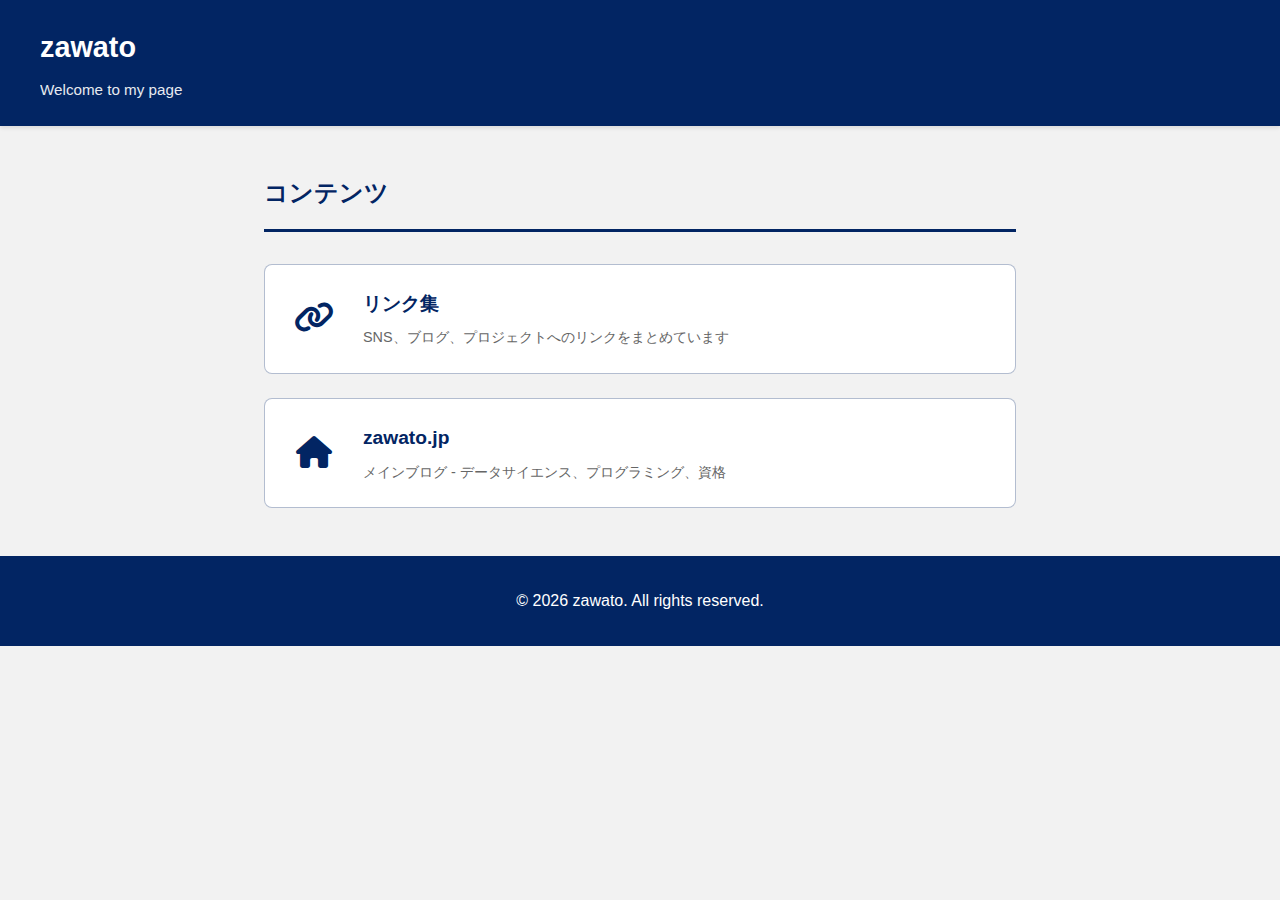
<file: index.html>
<!DOCTYPE html>
<html lang="ja">

<head>
  <meta charset="UTF-8">
  <meta name="viewport" content="width=device-width, initial-scale=1.0">
  <meta name="description" content="zawato - ホームページ">
  <title>zawato</title>

  <!-- Font Awesome -->
  <link rel="stylesheet" href="https://cdnjs.cloudflare.com/ajax/libs/font-awesome/6.4.0/css/all.min.css">

  <!-- Custom Styles -->
  <link rel="stylesheet" href="css/style.css">
</head>

<body>
  <!-- Header -->
  <header class="header">
    <div class="header-container">
      <h1 class="site-title">zawato</h1>
      <p class="site-subtitle">Welcome to my page</p>
    </div>
  </header>

  <!-- Main Content -->
  <main class="main-content">
    <section class="category-section">
      <h2 class="section-title">コンテンツ</h2>
      <div class="links-container">
        <!-- Link Collection -->
        <a href="my-link/" class="link-card">
          <div class="link-icon">
            <i class="fas fa-link"></i>
          </div>
          <div class="link-content">
            <h3 class="link-title">リンク集</h3>
            <p class="link-description">SNS、ブログ、プロジェクトへのリンクをまとめています</p>
          </div>
          <div class="link-arrow">
            <i class="fas fa-arrow-right"></i>
          </div>
        </a>

        <!-- Main Blog -->
        <a href="https://zawato.jp" class="link-card" target="_blank" rel="noopener noreferrer">
          <div class="link-icon">
            <i class="fas fa-home"></i>
          </div>
          <div class="link-content">
            <h3 class="link-title">zawato.jp</h3>
            <p class="link-description">メインブログ - データサイエンス、プログラミング、資格</p>
          </div>
          <div class="link-arrow">
            <i class="fas fa-arrow-right"></i>
          </div>
        </a>
      </div>
    </section>
  </main>

  <!-- Footer -->
  <footer class="footer">
    <p>&copy; 2026 zawato. All rights reserved.</p>
  </footer>
</body>

</html>
</file>
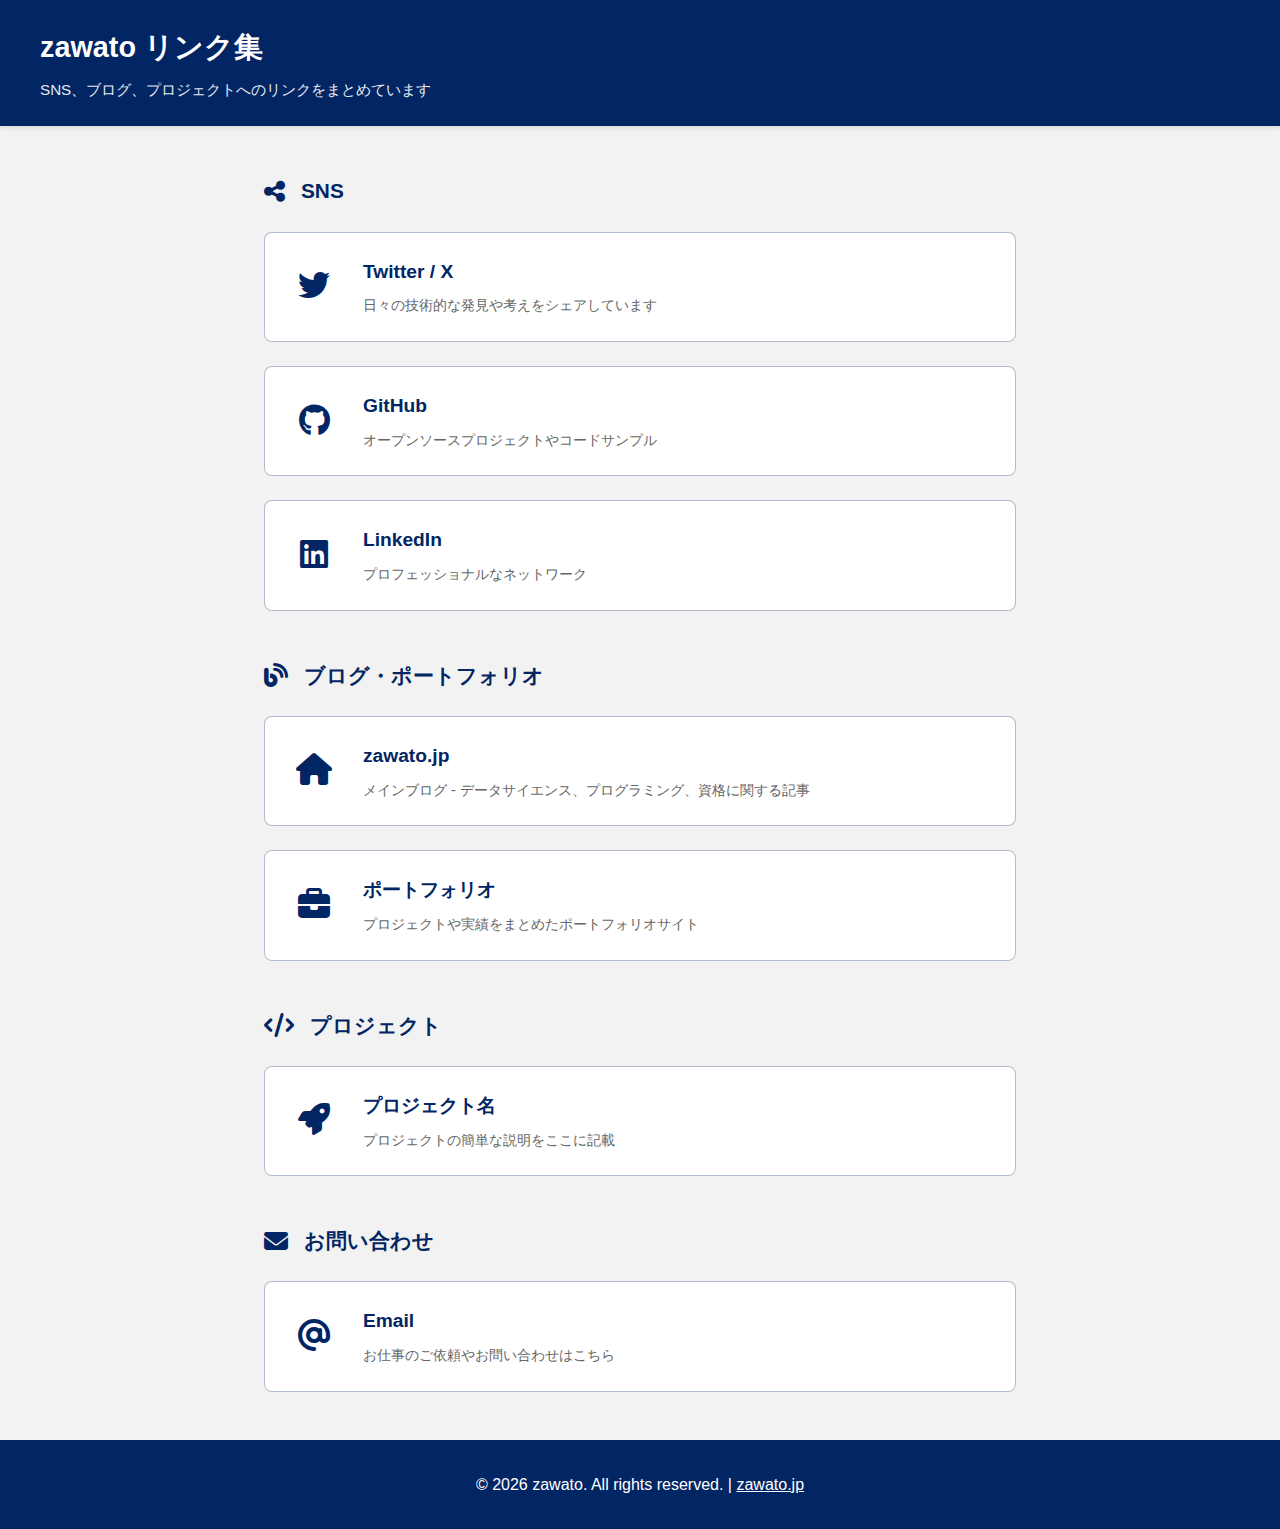
<file: my-link/index.html>
<!DOCTYPE html>
<html lang="ja">
<head>
  <meta charset="UTF-8">
  <meta name="viewport" content="width=device-width, initial-scale=1.0">
  <meta name="description" content="zawato - リンク集 | SNS、ブログ、プロジェクトへのリンクをまとめています">
  <meta name="robots" content="index, follow">
  <title>リンク集 | zawato</title>
  
  <!-- Font Awesome for icons -->
  <link rel="stylesheet" href="https://cdnjs.cloudflare.com/ajax/libs/font-awesome/6.4.0/css/all.min.css">
  
  <!-- Custom Styles -->
  <link rel="stylesheet" href="../css/style.css">
</head>
<body>
  <!-- Header -->
  <header class="header">
    <div class="header-container">
      <h1 class="site-title">zawato リンク集</h1>
      <p class="site-subtitle">SNS、ブログ、プロジェクトへのリンクをまとめています</p>
    </div>
  </header>

  <!-- Main Content -->
  <main class="main-content">
    <!-- SNS Section -->
    <section class="category-section">
      <h2 class="category-title">
        <i class="fas fa-share-alt category-icon"></i>
        SNS
      </h2>
      <div class="links-container">
        <!-- Twitter/X -->
        <a href="https://twitter.com/your-handle" class="link-card" target="_blank" rel="noopener noreferrer">
          <div class="link-icon">
            <i class="fab fa-twitter"></i>
          </div>
          <div class="link-content">
            <h3 class="link-title">Twitter / X</h3>
            <p class="link-description">日々の技術的な発見や考えをシェアしています</p>
          </div>
          <div class="link-arrow">
            <i class="fas fa-arrow-right"></i>
          </div>
        </a>

        <!-- GitHub -->
        <a href="https://github.com/zawato" class="link-card" target="_blank" rel="noopener noreferrer">
          <div class="link-icon">
            <i class="fab fa-github"></i>
          </div>
          <div class="link-content">
            <h3 class="link-title">GitHub</h3>
            <p class="link-description">オープンソースプロジェクトやコードサンプル</p>
          </div>
          <div class="link-arrow">
            <i class="fas fa-arrow-right"></i>
          </div>
        </a>

        <!-- LinkedIn -->
        <a href="https://linkedin.com/in/your-profile" class="link-card" target="_blank" rel="noopener noreferrer">
          <div class="link-icon">
            <i class="fab fa-linkedin"></i>
          </div>
          <div class="link-content">
            <h3 class="link-title">LinkedIn</h3>
            <p class="link-description">プロフェッショナルなネットワーク</p>
          </div>
          <div class="link-arrow">
            <i class="fas fa-arrow-right"></i>
          </div>
        </a>
      </div>
    </section>

    <!-- Blog & Portfolio Section -->
    <section class="category-section">
      <h2 class="category-title">
        <i class="fas fa-blog category-icon"></i>
        ブログ・ポートフォリオ
      </h2>
      <div class="links-container">
        <!-- Main Blog -->
        <a href="https://zawato.jp" class="link-card" target="_blank" rel="noopener noreferrer">
          <div class="link-icon">
            <i class="fas fa-home"></i>
          </div>
          <div class="link-content">
            <h3 class="link-title">zawato.jp</h3>
            <p class="link-description">メインブログ - データサイエンス、プログラミング、資格に関する記事</p>
          </div>
          <div class="link-arrow">
            <i class="fas fa-arrow-right"></i>
          </div>
        </a>

        <!-- Portfolio -->
        <a href="#" class="link-card" target="_blank" rel="noopener noreferrer">
          <div class="link-icon">
            <i class="fas fa-briefcase"></i>
          </div>
          <div class="link-content">
            <h3 class="link-title">ポートフォリオ</h3>
            <p class="link-description">プロジェクトや実績をまとめたポートフォリオサイト</p>
          </div>
          <div class="link-arrow">
            <i class="fas fa-arrow-right"></i>
          </div>
        </a>
      </div>
    </section>

    <!-- Projects Section -->
    <section class="category-section">
      <h2 class="category-title">
        <i class="fas fa-code category-icon"></i>
        プロジェクト
      </h2>
      <div class="links-container">
        <!-- Project 1 -->
        <a href="#" class="link-card" target="_blank" rel="noopener noreferrer">
          <div class="link-icon">
            <i class="fas fa-rocket"></i>
          </div>
          <div class="link-content">
            <h3 class="link-title">プロジェクト名</h3>
            <p class="link-description">プロジェクトの簡単な説明をここに記載</p>
          </div>
          <div class="link-arrow">
            <i class="fas fa-arrow-right"></i>
          </div>
        </a>
      </div>
    </section>

    <!-- Contact Section -->
    <section class="category-section">
      <h2 class="category-title">
        <i class="fas fa-envelope category-icon"></i>
        お問い合わせ
      </h2>
      <div class="links-container">
        <!-- Email -->
        <a href="mailto:your-email@example.com" class="link-card">
          <div class="link-icon">
            <i class="fas fa-at"></i>
          </div>
          <div class="link-content">
            <h3 class="link-title">Email</h3>
            <p class="link-description">お仕事のご依頼やお問い合わせはこちら</p>
          </div>
          <div class="link-arrow">
            <i class="fas fa-arrow-right"></i>
          </div>
        </a>
      </div>
    </section>
  </main>

  <!-- Footer -->
  <footer class="footer">
    <p>&copy; 2026 zawato. All rights reserved. | <a href="https://zawato.jp">zawato.jp</a></p>
  </footer>
</body>
</html>
</file>
<file: css/style.css>
/* ========================================
   Design System - Matching zawato.jp
   ======================================== */

:root {
  /* Colors matching zawato.jp */
  --primary-color: #022563;
  --background-color: #F2F2F2;
  --card-background: #FFFFFF;
  --text-color: #333333;
  --border-color: rgba(2, 37, 99, 0.3);
  --hover-bg: rgba(2, 37, 99, 0.05);
  
  /* Typography */
  --font-family: "Hiragino Kaku Gothic ProN", "Hiragino Sans", Meiryo, sans-serif;
  
  /* Spacing */
  --spacing-xs: 0.5rem;
  --spacing-sm: 1rem;
  --spacing-md: 1.5rem;
  --spacing-lg: 2rem;
  --spacing-xl: 3rem;
  
  /* Border radius */
  --radius-sm: 4px;
  --radius-md: 8px;
}

/* ========================================
   Base Styles
   ======================================== */

* {
  margin: 0;
  padding: 0;
  box-sizing: border-box;
}

body {
  font-family: var(--font-family);
  background-color: var(--background-color);
  color: var(--text-color);
  line-height: 1.6;
  min-height: 100vh;
}

/* ========================================
   Header - Matching zawato.jp style
   ======================================== */

.header {
  background-color: var(--primary-color);
  color: white;
  padding: var(--spacing-md) var(--spacing-lg);
  box-shadow: 0 2px 4px rgba(0, 0, 0, 0.1);
}

.header-container {
  max-width: 1200px;
  margin: 0 auto;
}

.site-title {
  font-size: 1.8rem;
  font-weight: 700;
  margin: 0;
}

.site-subtitle {
  font-size: 0.95rem;
  opacity: 0.9;
  margin-top: var(--spacing-xs);
}

/* ========================================
   Main Content
   ======================================== */

.main-content {
  max-width: 800px;
  margin: var(--spacing-xl) auto;
  padding: 0 var(--spacing-md);
}

.section-title {
  font-size: 1.5rem;
  font-weight: 700;
  color: var(--primary-color);
  margin-bottom: var(--spacing-lg);
  padding-bottom: var(--spacing-sm);
  border-bottom: 3px solid var(--primary-color);
}

/* ========================================
   Link Cards - Matching zawato.jp card style
   ======================================== */

.links-container {
  display: flex;
  flex-direction: column;
  gap: var(--spacing-md);
}

.link-card {
  background-color: var(--card-background);
  border: 1px solid var(--border-color);
  border-radius: var(--radius-md);
  padding: var(--spacing-md);
  text-decoration: none;
  color: var(--text-color);
  display: flex;
  align-items: center;
  gap: var(--spacing-md);
  transition: all 0.3s ease;
  position: relative;
  overflow: hidden;
}

.link-card::before {
  content: '';
  position: absolute;
  left: 0;
  top: 0;
  bottom: 0;
  width: 4px;
  background-color: var(--primary-color);
  transform: scaleY(0);
  transition: transform 0.3s ease;
}

.link-card:hover {
  background-color: var(--hover-bg);
  border-color: var(--primary-color);
  transform: translateX(4px);
  box-shadow: 0 4px 12px rgba(2, 37, 99, 0.15);
}

.link-card:hover::before {
  transform: scaleY(1);
}

.link-icon {
  font-size: 2rem;
  color: var(--primary-color);
  min-width: 50px;
  text-align: center;
  transition: transform 0.3s ease;
}

.link-card:hover .link-icon {
  transform: scale(1.1);
}

.link-content {
  flex: 1;
}

.link-title {
  font-size: 1.2rem;
  font-weight: 700;
  color: var(--primary-color);
  margin-bottom: var(--spacing-xs);
}

.link-description {
  font-size: 0.9rem;
  color: #666;
  line-height: 1.5;
}

.link-arrow {
  font-size: 1.2rem;
  color: var(--primary-color);
  opacity: 0;
  transform: translateX(-10px);
  transition: all 0.3s ease;
}

.link-card:hover .link-arrow {
  opacity: 1;
  transform: translateX(0);
}

/* ========================================
   Category Sections
   ======================================== */

.category-section {
  margin-bottom: var(--spacing-xl);
}

.category-title {
  font-size: 1.3rem;
  font-weight: 700;
  color: var(--primary-color);
  margin-bottom: var(--spacing-md);
  display: flex;
  align-items: center;
  gap: var(--spacing-sm);
}

.category-icon {
  font-size: 1.5rem;
}

/* ========================================
   Footer
   ======================================== */

.footer {
  background-color: var(--primary-color);
  color: white;
  text-align: center;
  padding: var(--spacing-lg);
  margin-top: var(--spacing-xl);
}

.footer a {
  color: white;
  text-decoration: underline;
}

/* ========================================
   Responsive Design
   ======================================== */

@media (max-width: 768px) {
  .header {
    padding: var(--spacing-sm) var(--spacing-md);
  }
  
  .site-title {
    font-size: 1.5rem;
  }
  
  .main-content {
    margin: var(--spacing-lg) auto;
    padding: 0 var(--spacing-sm);
  }
  
  .link-card {
    padding: var(--spacing-sm);
  }
  
  .link-icon {
    font-size: 1.5rem;
    min-width: 40px;
  }
  
  .link-title {
    font-size: 1.1rem;
  }
  
  .link-description {
    font-size: 0.85rem;
  }
}

/* ========================================
   Animations
   ======================================== */

@keyframes fadeInUp {
  from {
    opacity: 0;
    transform: translateY(20px);
  }
  to {
    opacity: 1;
    transform: translateY(0);
  }
}

.link-card {
  animation: fadeInUp 0.5s ease backwards;
}

.link-card:nth-child(1) { animation-delay: 0.1s; }
.link-card:nth-child(2) { animation-delay: 0.2s; }
.link-card:nth-child(3) { animation-delay: 0.3s; }
.link-card:nth-child(4) { animation-delay: 0.4s; }
.link-card:nth-child(5) { animation-delay: 0.5s; }
.link-card:nth-child(6) { animation-delay: 0.6s; }
.link-card:nth-child(7) { animation-delay: 0.7s; }
.link-card:nth-child(8) { animation-delay: 0.8s; }
</file>
